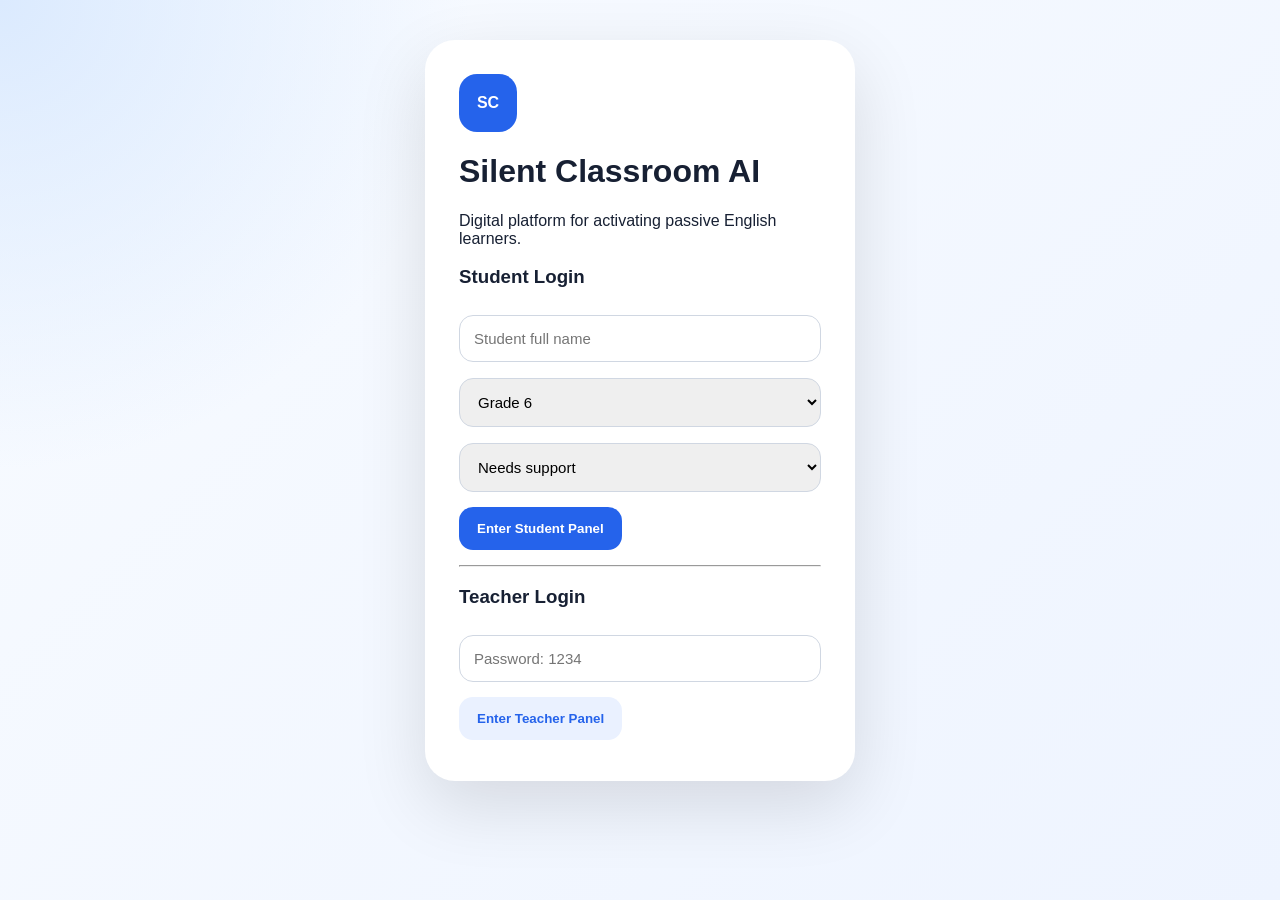
<file: index.html>
<!DOCTYPE html>
<html lang="en">
<head>
  <meta charset="UTF-8">
  <title>Silent Classroom AI</title>
  <link rel="stylesheet" href="css/style.css">
</head>
<body class="home-page">

<div class="login-card">
  <div class="logo">SC</div>
  <h1>Silent Classroom AI</h1>
  <p>Digital platform for activating passive English learners.</p>

  <h3>Student Login</h3>
  <input id="studentName" placeholder="Student full name">

  <select id="studentGrade">
    <option value="6">Grade 6</option>
    <option value="7">Grade 7</option>
  </select>

  <select id="studentLevel">
    <option value="support">Needs support</option>
    <option value="average">Average</option>
    <option value="confident">Confident</option>
  </select>

  <button onclick="studentLogin()">Enter Student Panel</button>

  <hr>

  <h3>Teacher Login</h3>
  <input id="teacherPassword" type="password" placeholder="Password: 1234">
  <button class="secondary" onclick="teacherLogin()">Enter Teacher Panel</button>
</div>

<script src="js/db.js"></script>
<script src="js/auth.js"></script>

<script src="https://static.elfsight.com/platform/platform.js" async></script>
<div class="elfsight-app-YOUR_ELFSIGHT_ID"></div>
</body>
</html>
</file>
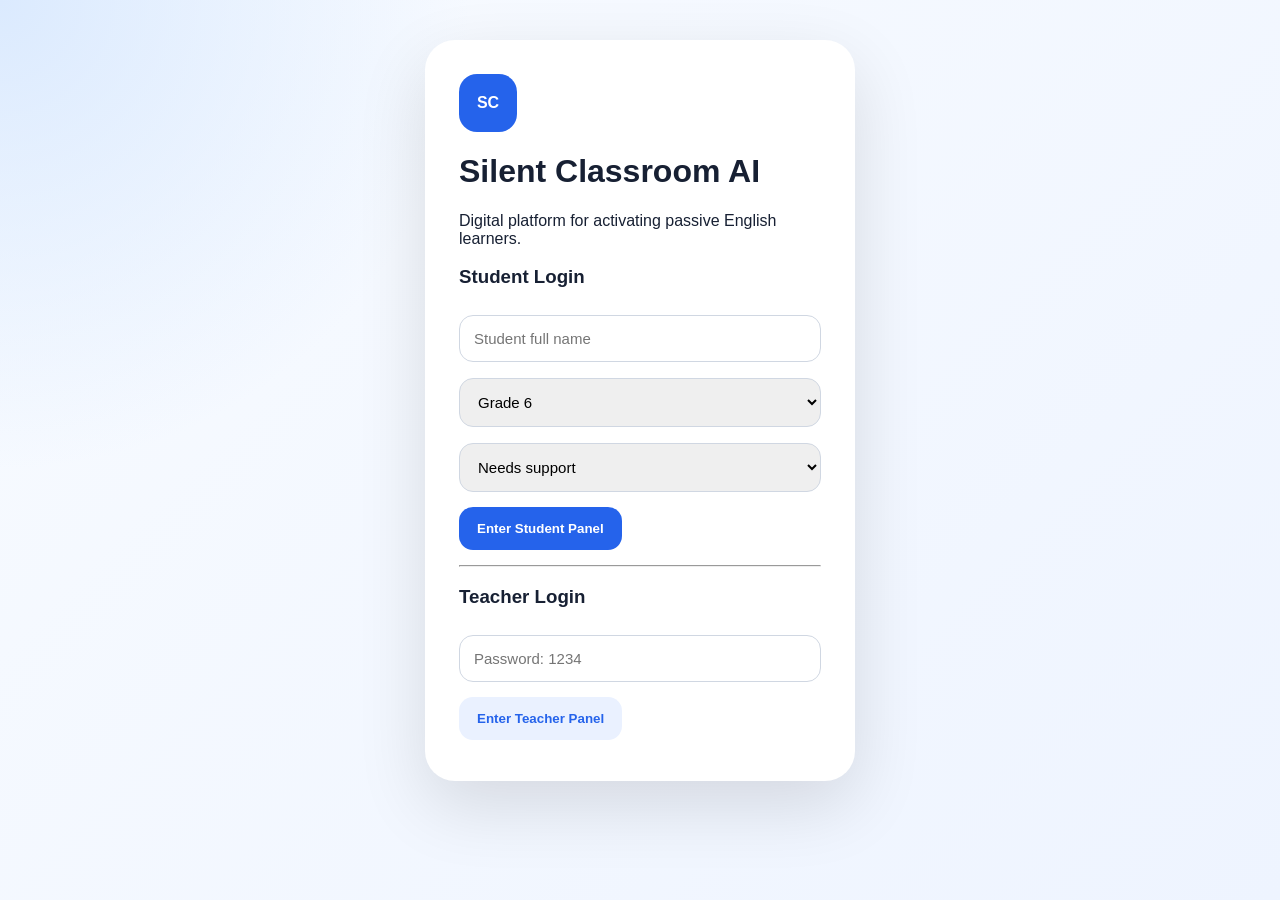
<file: homework.html>
<!DOCTYPE html>
<html lang="en">
<head>
  <meta charset="UTF-8">
  <title>Homework</title>
  <link rel="stylesheet" href="css/style.css">
</head>
<body>

<aside>
  <h2>Silent Classroom</h2>
  <a href="student.html">Dashboard</a>
  <a href="homework.html">Homework</a>
  <a href="progress.html">Progress</a>
  <a href="leaderboard.html">Leaderboard</a>
</aside>

<main>
  <h1>Homework Center</h1>

  <section class="card">
    <h2 id="homeworkTitle"></h2>
    <p id="homeworkInstruction"></p>

    <div class="example">
      <b>Example</b>
      <p id="homeworkExample"></p>
    </div>

    <textarea id="homeworkAnswer" placeholder="Write your answer here..."></textarea>

    <button onclick="submitHomework()">Submit Homework</button>

    <div id="homeworkFeedback" class="feedback"></div>
  </section>
</main>

<script src="js/db.js"></script>
<script src="js/homework.js"></script>

<script src="https://static.elfsight.com/platform/platform.js" async></script>
<div class="elfsight-app-YOUR_ELFSIGHT_ID"></div>
</body>
</html>
</file>
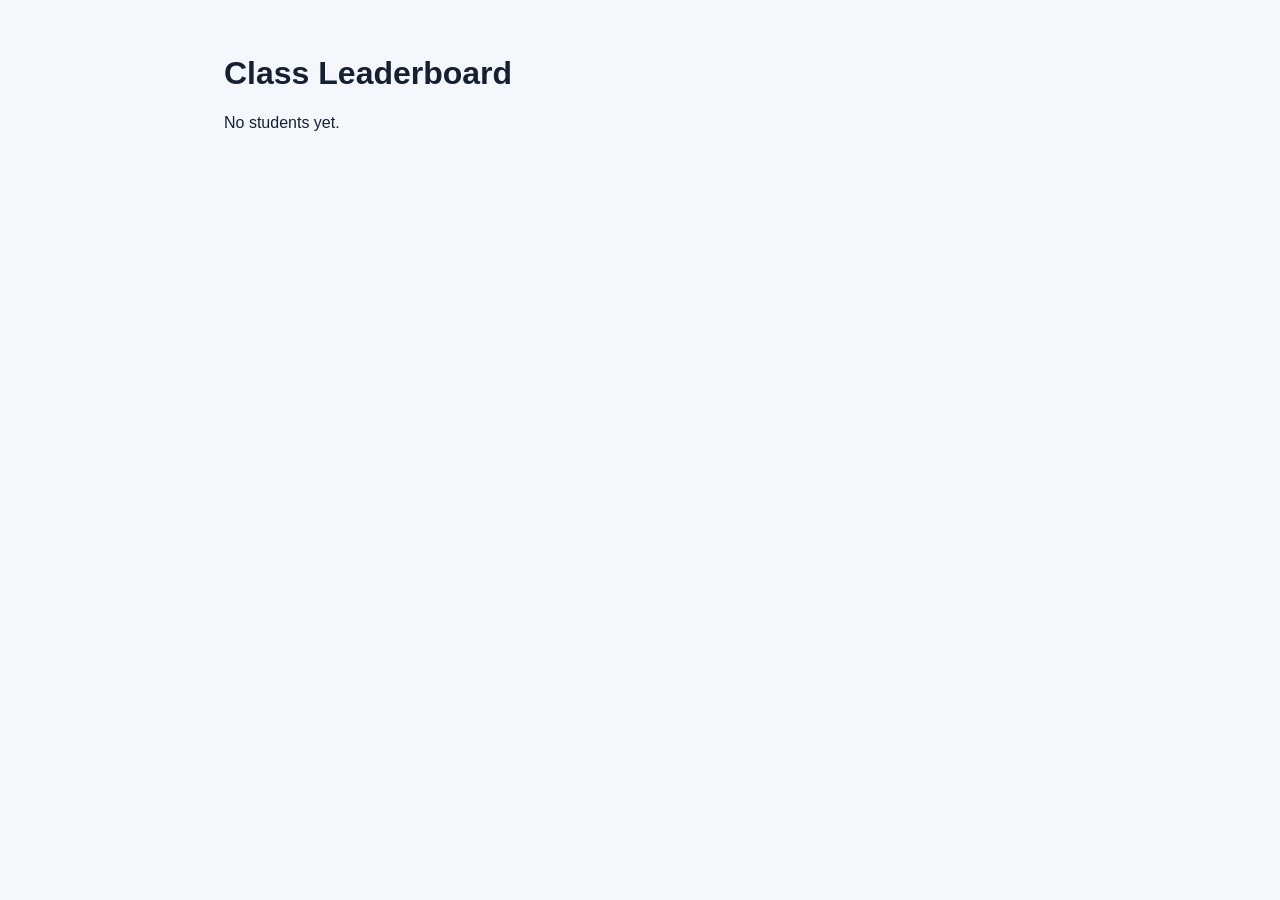
<file: leaderboard.html>
<!DOCTYPE html>
<html lang="en">
<head>
  <meta charset="UTF-8">
  <title>Leaderboard</title>
  <link rel="stylesheet" href="css/style.css">
</head>
<body>

<main class="full">
  <h1>Class Leaderboard</h1>
  <div id="leaderboard"></div>
</main>

<script src="js/db.js"></script>
<script src="js/leaderboard.js"></script>

<script src="https://static.elfsight.com/platform/platform.js" async></script>
<div class="elfsight-app-YOUR_ELFSIGHT_ID"></div>
</body>
</html>
</file>
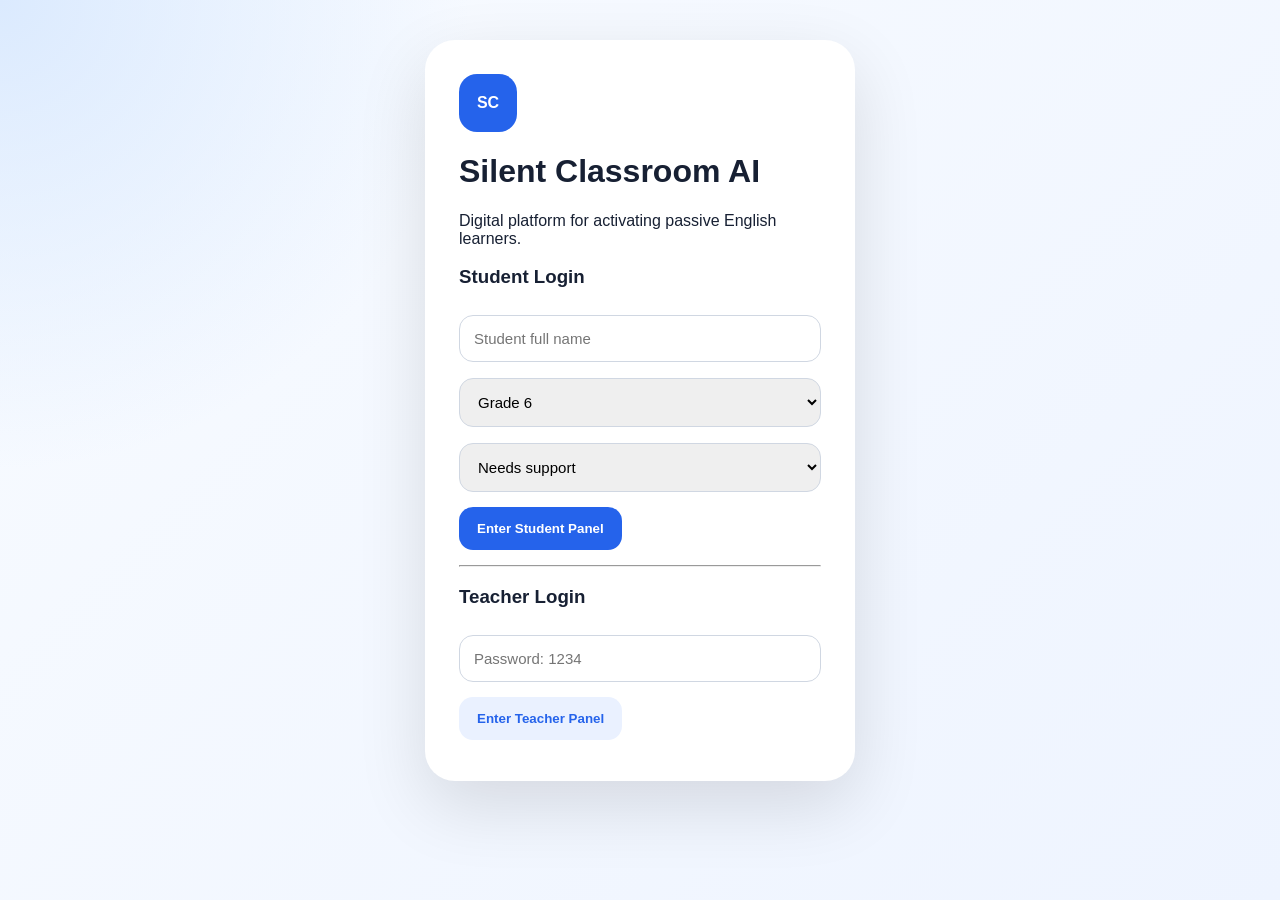
<file: progress.html>
<!DOCTYPE html>
<html lang="en">
<head>
  <meta charset="UTF-8">
  <title>Progress</title>
  <link rel="stylesheet" href="css/style.css">
</head>
<body>

<aside>
  <h2>Silent Classroom</h2>
  <a href="student.html">Dashboard</a>
  <a href="homework.html">Homework</a>
  <a href="progress.html">Progress</a>
  <a href="leaderboard.html">Leaderboard</a>
</aside>

<main>
  <h1>My Progress</h1>

  <section class="stats">
    <div class="stat-card">
      <span>Points</span>
      <b id="points"></b>
    </div>
    <div class="stat-card">
      <span>Recordings</span>
      <b id="recordings"></b>
    </div>
    <div class="stat-card">
      <span>Homework</span>
      <b id="homework"></b>
    </div>
    <div class="stat-card">
      <span>Confidence</span>
      <b id="confidence"></b>
    </div>
  </section>

  <section class="card">
    <h2>Badges</h2>
    <div id="badges"></div>
  </section>
</main>

<script src="js/db.js"></script>
<script src="js/progress.js"></script>

<script src="https://static.elfsight.com/platform/platform.js" async></script>
<div class="elfsight-app-YOUR_ELFSIGHT_ID"></div>
</body>
</html>
</file>
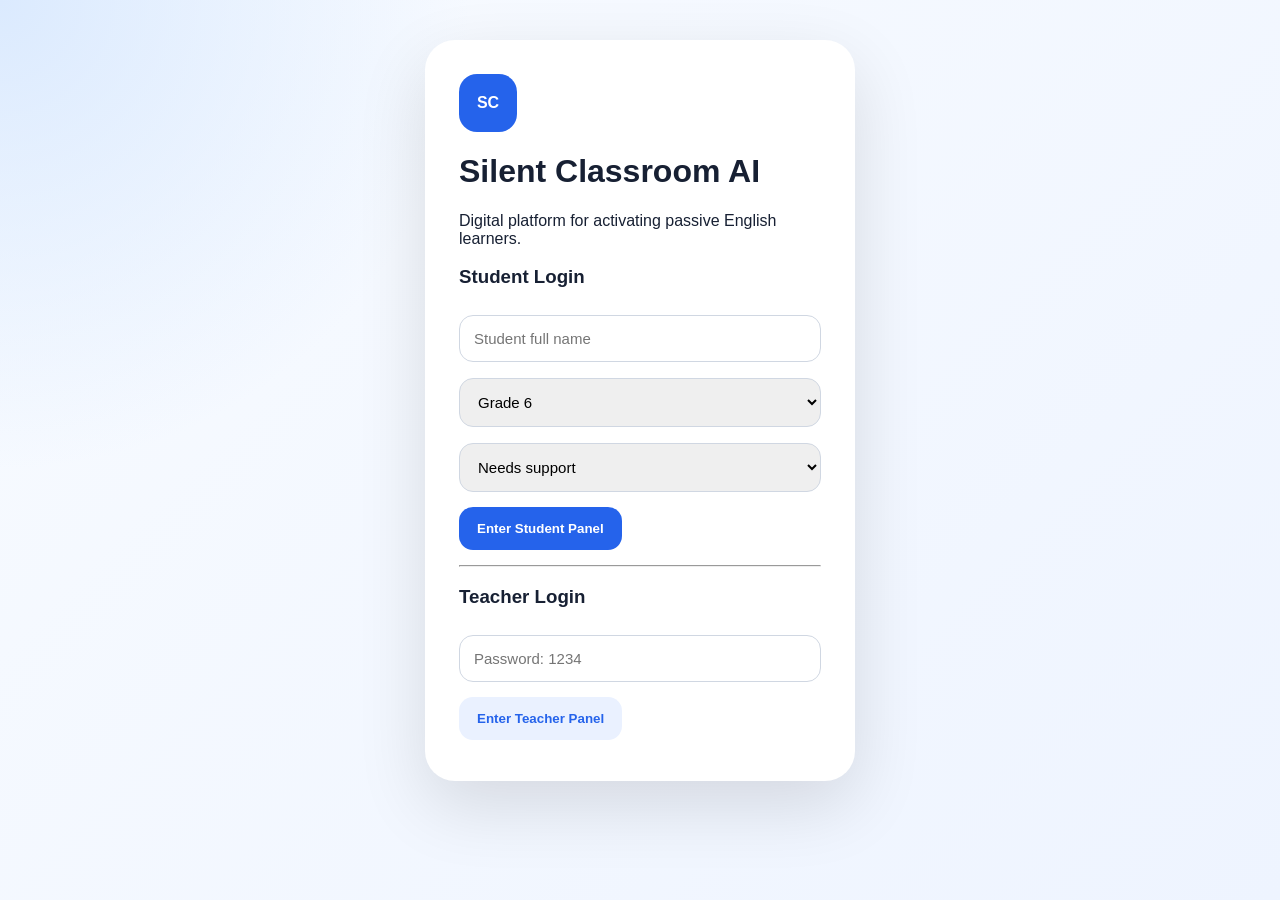
<file: student.html>
<!DOCTYPE html>
<html lang="en">
<head>
  <meta charset="UTF-8">
  <title>Student Dashboard</title>
  <link rel="stylesheet" href="css/style.css">
</head>
<body>

<aside>
  <h2>Silent Classroom</h2>
  <a href="student.html">Dashboard</a>
  <a href="homework.html">Homework</a>
  <a href="progress.html">Progress</a>
  <a href="leaderboard.html">Leaderboard</a>
  <a href="index.html">Logout</a>
</aside>

<main>
  <h1>Hello, <span id="studentName"></span></h1>
  <p class="muted">Your mission is simple: speak a little more every day.</p>

  <section class="grid">
    <div class="card">
      <h2>Today's Adaptive Task</h2>
      <span id="taskBadge" class="badge"></span>
      <h3 id="taskTitle"></h3>
      <p id="taskInstruction"></p>

      <div class="example">
        <b>Example</b>
        <p id="taskExample"></p>
      </div>

      <div class="starters">
        <b>Sentence starters</b>
        <ul id="sentenceStarters"></ul>
      </div>
    </div>

    <div class="card">
      <h2>Voice Recorder</h2>
      <div id="timer" class="timer">00</div>
      <button onclick="startSpeaking()">Start Speaking</button>
      <button class="secondary" onclick="stopSpeaking()">Stop</button>
      <audio id="audioPlayer" controls></audio>
      <p id="recordStatus"></p>
    </div>

    <div class="card">
      <h2>Grammar Helper</h2>
      <textarea id="grammarText" placeholder="Write what you said..."></textarea>
      <button onclick="checkGrammar()">Check Grammar</button>
      <div id="grammarResult" class="feedback"></div>
    </div>
  </section>
</main>

<script src="js/db.js"></script>
<script src="js/student.js"></script>

<script src="https://static.elfsight.com/platform/platform.js" async></script>
<div class="elfsight-app-YOUR_ELFSIGHT_ID"></div>
</body>
</html>
</file>
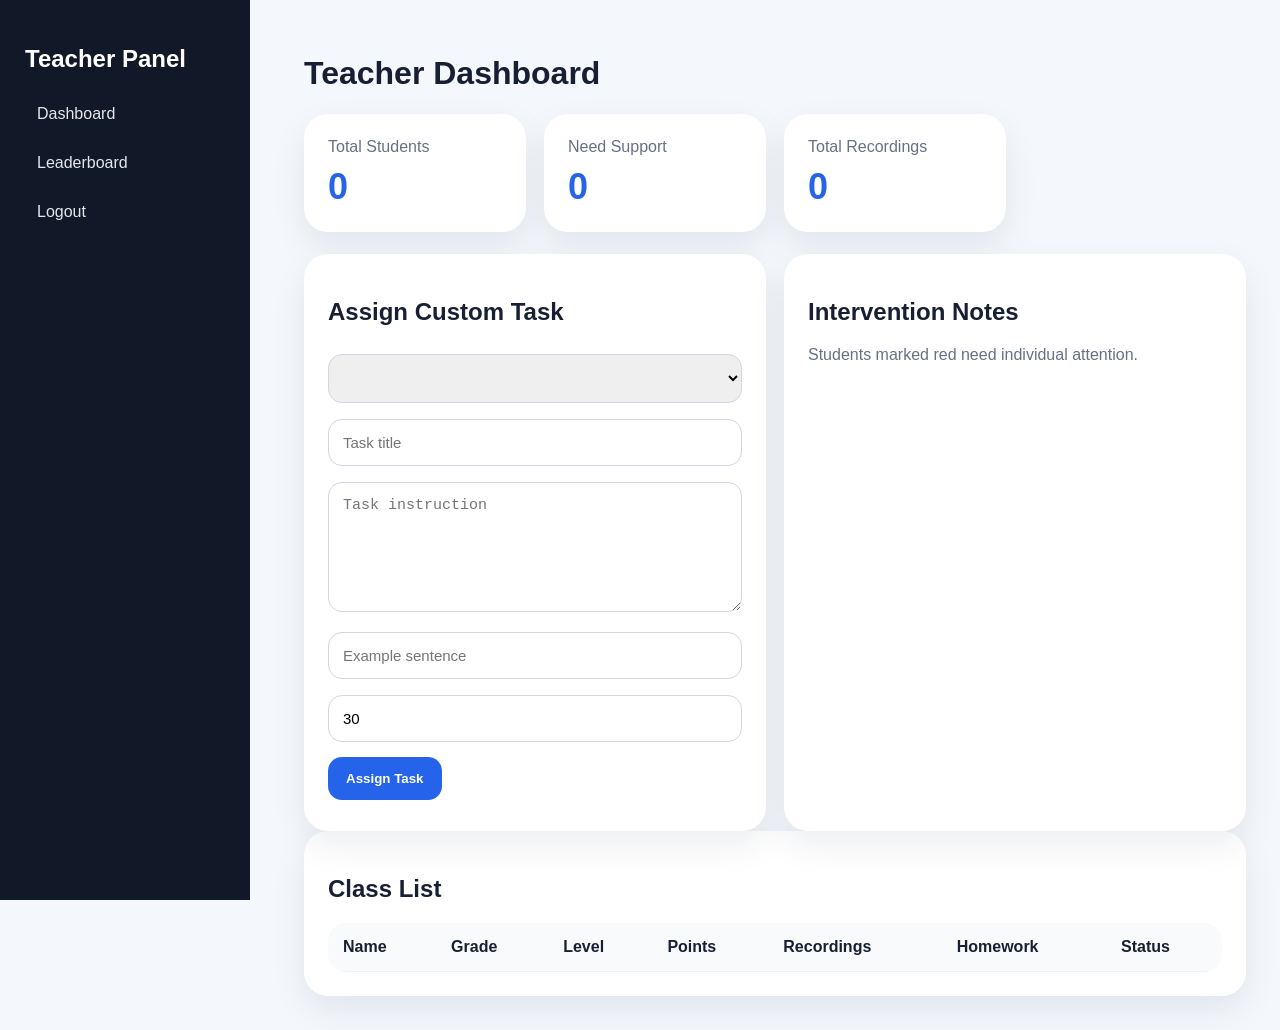
<file: teacher.html>
<!DOCTYPE html>
<html lang="en">
<head>
  <meta charset="UTF-8">
  <title>Teacher Dashboard</title>
  <link rel="stylesheet" href="css/style.css">
</head>
<body>

<aside>
  <h2>Teacher Panel</h2>
  <a href="teacher.html">Dashboard</a>
  <a href="leaderboard.html">Leaderboard</a>
  <a href="index.html">Logout</a>
</aside>

<main>
  <h1>Teacher Dashboard</h1>

  <section class="stats">
    <div class="stat-card">
      <span>Total Students</span>
      <b id="totalStudents">0</b>
    </div>
    <div class="stat-card">
      <span>Need Support</span>
      <b id="needSupport">0</b>
    </div>
    <div class="stat-card">
      <span>Total Recordings</span>
      <b id="totalRecordings">0</b>
    </div>
  </section>

  <section class="grid two">
    <div class="card">
      <h2>Assign Custom Task</h2>
      <select id="studentSelect"></select>
      <input id="customTitle" placeholder="Task title">
      <textarea id="customInstruction" placeholder="Task instruction"></textarea>
      <input id="customExample" placeholder="Example sentence">
      <input id="customTime" type="number" placeholder="Time in seconds" value="30">
      <button onclick="assignTask()">Assign Task</button>
    </div>

    <div class="card">
      <h2>Intervention Notes</h2>
      <p class="muted">Students marked red need individual attention.</p>
      <div id="interventionList"></div>
    </div>
  </section>

  <section class="card">
    <h2>Class List</h2>
    <table>
      <thead>
        <tr>
          <th>Name</th>
          <th>Grade</th>
          <th>Level</th>
          <th>Points</th>
          <th>Recordings</th>
          <th>Homework</th>
          <th>Status</th>
        </tr>
      </thead>
      <tbody id="studentsTable"></tbody>
    </table>
  </section>
</main>

<script src="js/db.js"></script>
<script src="js/teacher.js"></script>

<script src="https://static.elfsight.com/platform/platform.js" async></script>
<div class="elfsight-app-YOUR_ELFSIGHT_ID"></div>
</body>
</html>
</file>
<file: css/style.css>
* {
  box-sizing: border-box;
}

body {
  margin: 0;
  font-family: Inter, Arial, sans-serif;
  background: #f4f7fb;
  color: #172033;
}

.home-page {
  min-height: 100vh;
  display: grid;
  place-items: center;
  background:
    radial-gradient(circle at top left, #dbeafe, transparent 30%),
    linear-gradient(135deg, #f8fbff, #eef4ff);
}

.login-card {
  width: 430px;
  background: white;
  padding: 34px;
  border-radius: 30px;
  box-shadow: 0 25px 70px rgba(0,0,0,0.12);
}

.logo {
  width: 58px;
  height: 58px;
  background: #2563eb;
  color: white;
  border-radius: 18px;
  display: grid;
  place-items: center;
  font-weight: 900;
  margin-bottom: 18px;
}

input,
select,
textarea {
  width: 100%;
  padding: 14px;
  border: 1px solid #d0d7e2;
  border-radius: 14px;
  margin: 8px 0;
  font-size: 15px;
}

textarea {
  min-height: 130px;
}

button {
  background: #2563eb;
  color: white;
  border: none;
  padding: 14px 18px;
  border-radius: 14px;
  font-weight: 800;
  cursor: pointer;
  margin: 7px 0;
}

button:hover {
  opacity: 0.9;
}

.secondary {
  background: #eaf1ff;
  color: #2563eb;
}

aside {
  width: 250px;
  min-height: 100vh;
  background: #111827;
  color: white;
  position: fixed;
  padding: 25px;
}

aside a {
  display: block;
  color: #e5e7eb;
  text-decoration: none;
  padding: 12px;
  margin: 7px 0;
  border-radius: 12px;
}

aside a:hover {
  background: #2563eb;
  color: white;
}

main {
  margin-left: 270px;
  padding: 34px;
}

.full {
  margin-left: 0;
  max-width: 900px;
  margin-inline: auto;
}

.muted {
  color: #667085;
}

.grid {
  display: grid;
  grid-template-columns: repeat(3, 1fr);
  gap: 18px;
}

.grid.two {
  grid-template-columns: repeat(2, 1fr);
}

.card,
.stat-card {
  background: white;
  padding: 24px;
  border-radius: 24px;
  box-shadow: 0 14px 34px rgba(19, 37, 71, 0.08);
}

.stats {
  display: grid;
  grid-template-columns: repeat(4, 1fr);
  gap: 18px;
  margin-bottom: 22px;
}

.stat-card span {
  display: block;
  color: #667085;
  margin-bottom: 10px;
}

.stat-card b {
  font-size: 36px;
  color: #2563eb;
}

.example,
.starters,
.feedback {
  background: #f8fbff;
  border-left: 5px solid #2563eb;
  border-radius: 16px;
  padding: 14px;
  margin: 14px 0;
}

.timer {
  font-size: 58px;
  font-weight: 900;
  color: #2563eb;
  text-align: center;
  margin: 20px 0;
}

audio {
  width: 100%;
  margin-top: 14px;
}

.badge {
  display: inline-block;
  background: #dbeafe;
  color: #1d4ed8;
  padding: 7px 12px;
  border-radius: 999px;
  font-weight: 800;
  font-size: 13px;
  margin: 4px;
}

.big-badge {
  font-size: 15px;
  padding: 10px 14px;
}

table {
  width: 100%;
  background: white;
  border-collapse: collapse;
  border-radius: 18px;
  overflow: hidden;
}

th,
td {
  padding: 15px;
  border-bottom: 1px solid #eef2f7;
  text-align: left;
}

th {
  background: #f8fafc;
}

.pill {
  padding: 7px 12px;
  border-radius: 999px;
  font-weight: 800;
  font-size: 13px;
}

.danger {
  background: #fee2e2;
  color: #991b1b;
}

.success {
  background: #dcfce7;
  color: #166534;
}

.alert {
  background: #fff7ed;
  border-left: 5px solid #f97316;
  padding: 14px;
  border-radius: 14px;
  margin-bottom: 10px;
}

.rank-card {
  background: white;
  padding: 20px;
  border-radius: 20px;
  margin: 14px 0;
  box-shadow: 0 12px 28px rgba(0,0,0,0.08);
  display: flex;
  justify-content: space-between;
  align-items: center;
}

.rank-card span {
  margin-left: 15px;
  font-size: 18px;
}

.rank-card strong {
  color: #2563eb;
  font-size: 20px;
}

@media (max-width: 950px) {
  aside {
    position: static;
    width: 100%;
    min-height: auto;
  }

  main {
    margin-left: 0;
  }

  .grid,
  .grid.two,
  .stats {
    grid-template-columns: 1fr;
  }
}
</file>
